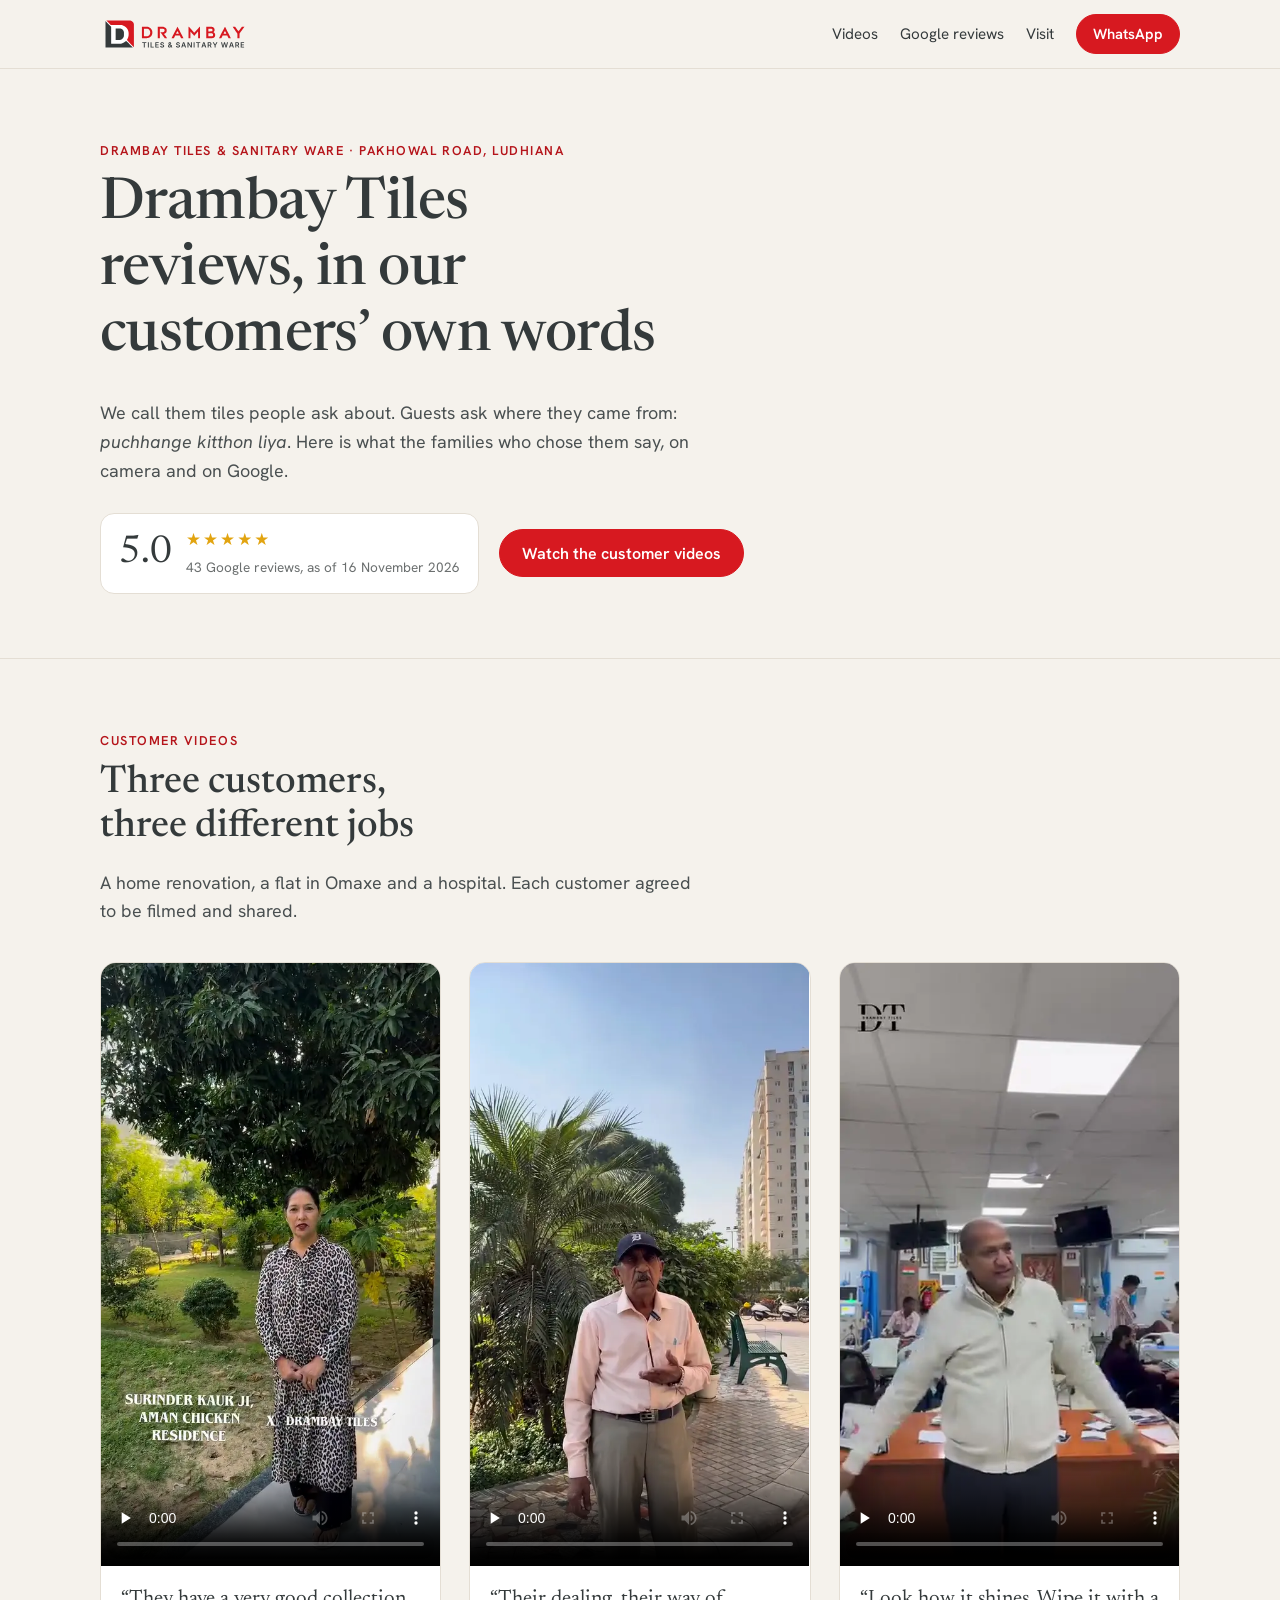
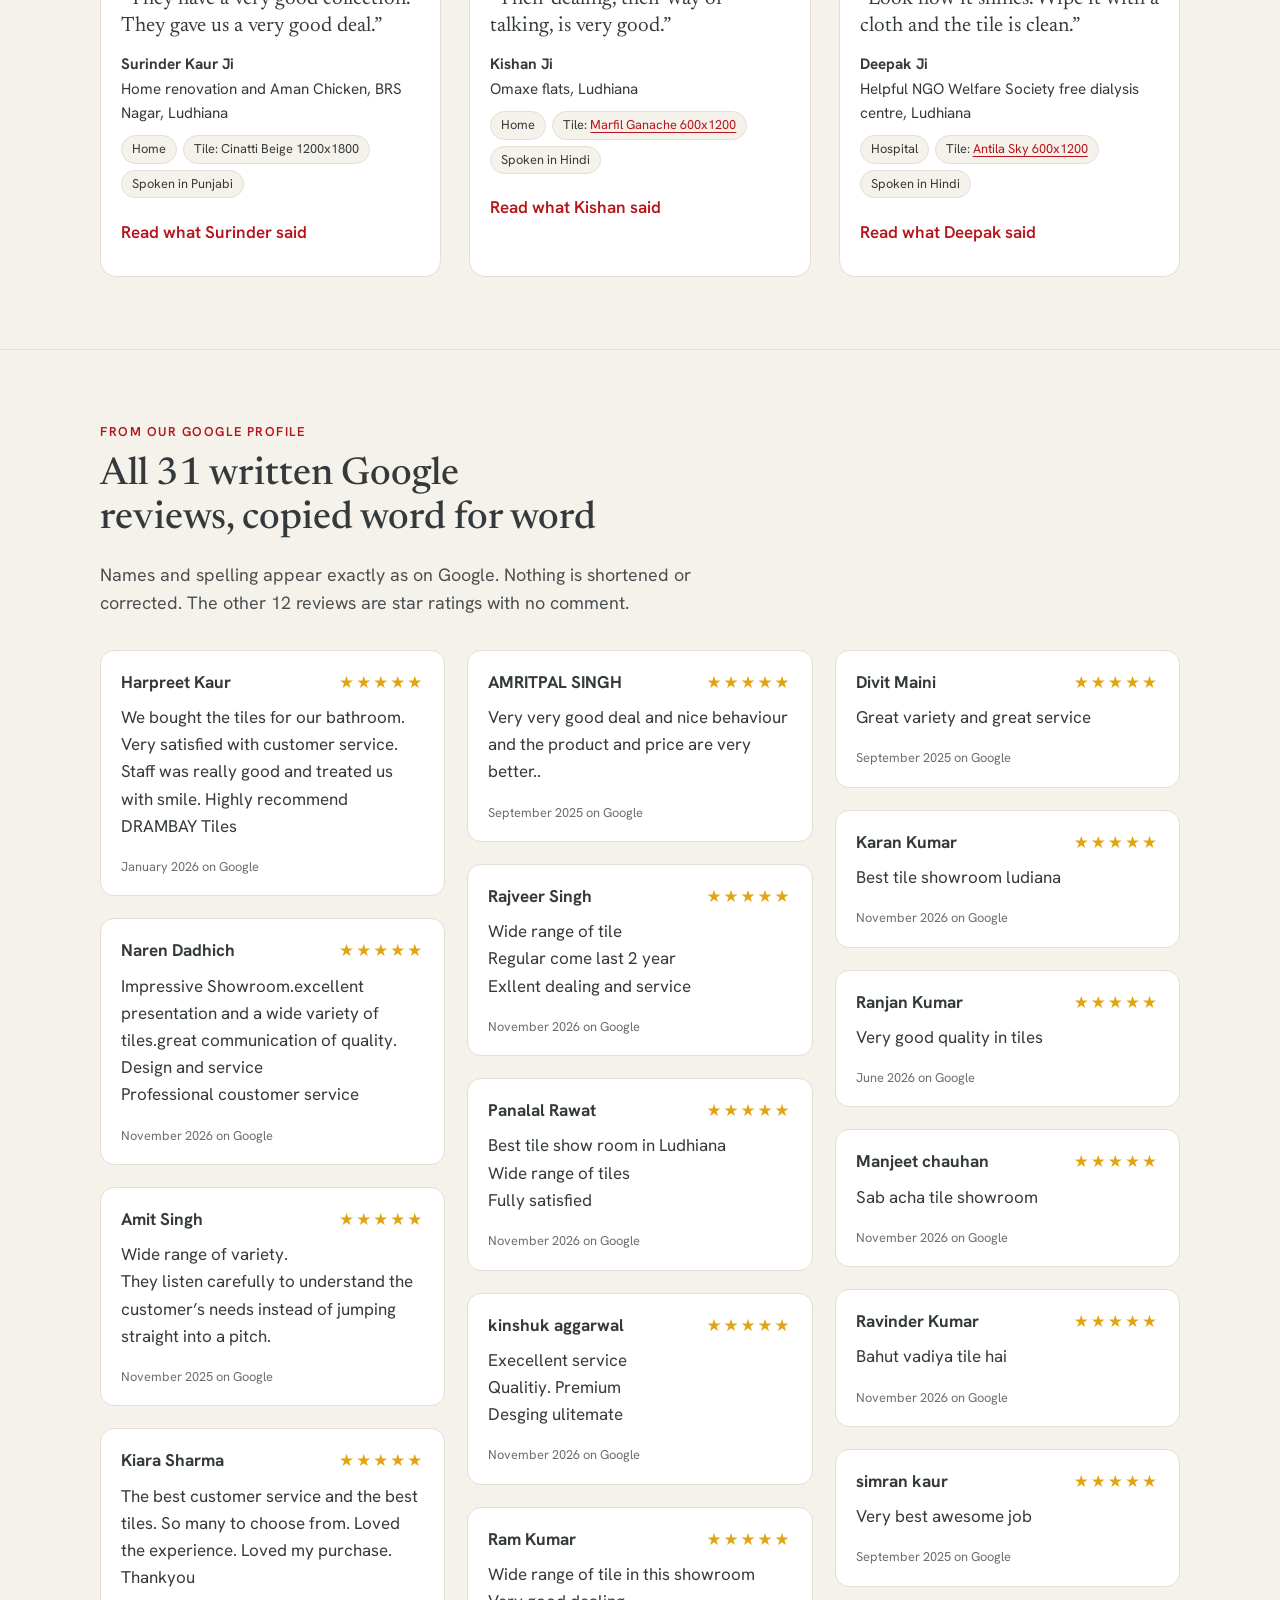
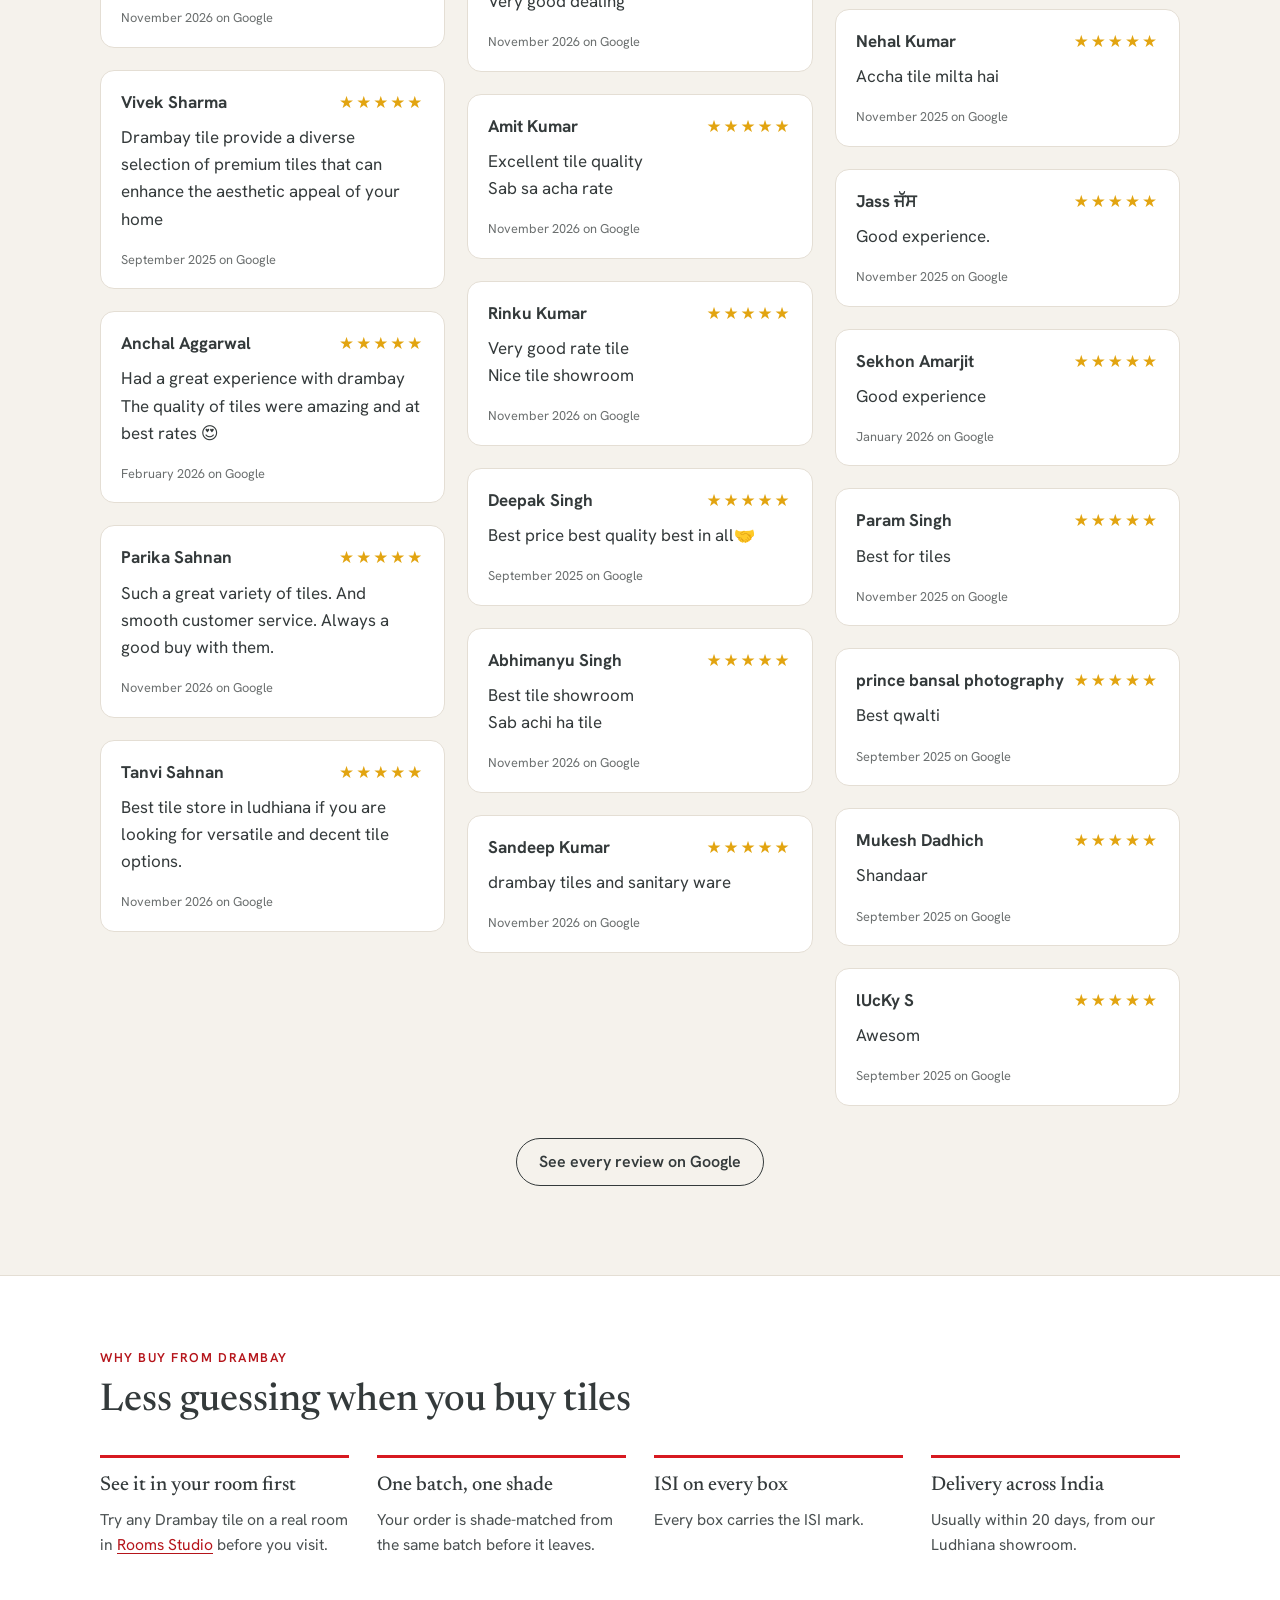
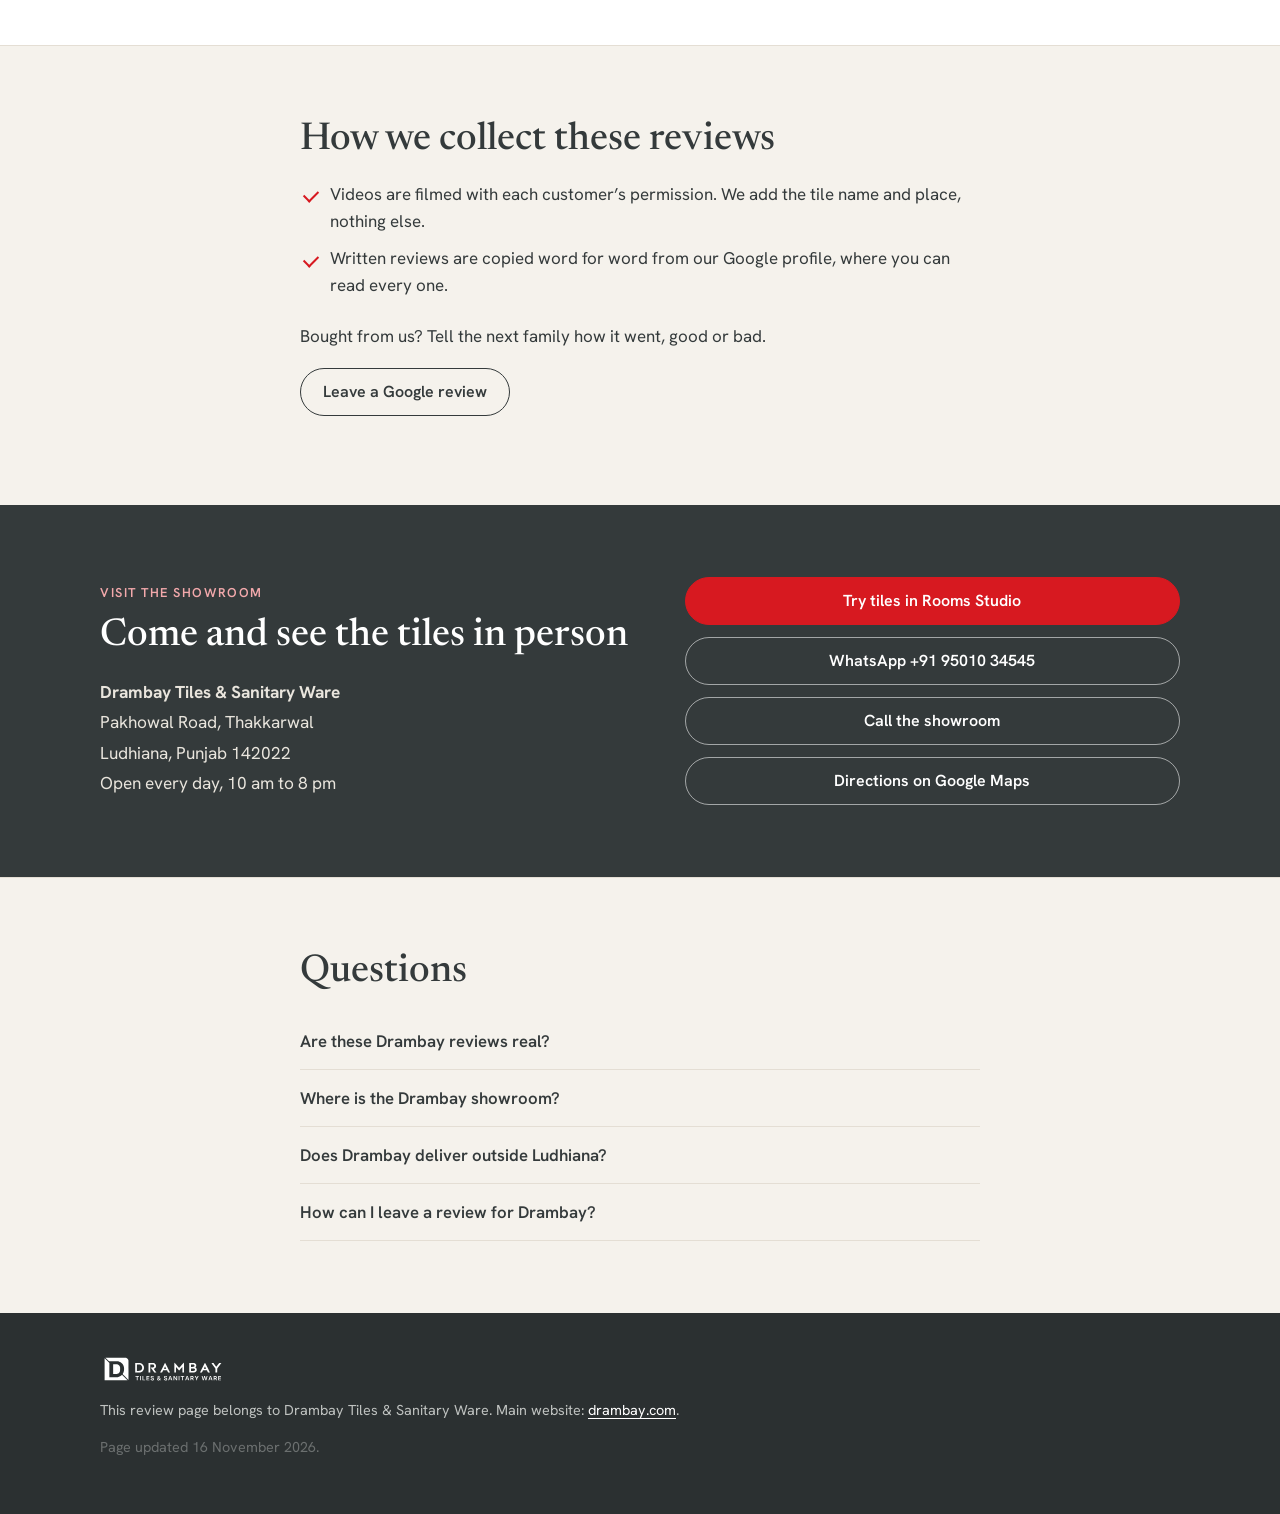
<file: docs/index.html>
<!doctype html>
<html lang="en-IN">
<head>
<meta charset="utf-8">
<meta name="viewport" content="width=device-width, initial-scale=1">
<title>Drambay Tiles Reviews: Real Customers, Ludhiana Showroom</title>
<meta name="description" content="Real reviews of Drambay Tiles &amp; Sanitary Ware, Pakhowal Road, Ludhiana. Customer videos from homes and a hospital, plus 5.0 stars from 43 Google reviews.">
<link rel="canonical" href="https://drambayreviews.in/">
<meta name="robots" content="index, follow, max-image-preview:large">
<meta name="theme-color" content="#F5F2EC">
<meta property="og:type" content="website">
<meta property="og:site_name" content="Drambay Tiles Reviews">
<meta property="og:title" content="Drambay Tiles reviews from Ludhiana customers">
<meta property="og:description" content="Customer videos and Google reviews for Drambay Tiles, Pakhowal Road, Ludhiana.">
<meta property="og:url" content="https://drambayreviews.in/">
<meta property="og:image" content="https://drambayreviews.in/assets/og.jpg">
<meta property="og:image:width" content="1200"><meta property="og:image:height" content="630">
<meta property="og:locale" content="en_IN">
<meta name="twitter:card" content="summary_large_image">
<meta name="geo.region" content="IN-PB"><meta name="geo.placename" content="Ludhiana">
<link rel="icon" href="assets/favicon.svg" type="image/svg+xml">
<link rel="apple-touch-icon" href="assets/drambay-avatar.png">
<link rel="preconnect" href="https://fonts.googleapis.com"><link rel="preconnect" href="https://fonts.gstatic.com" crossorigin>
<link href="https://fonts.googleapis.com/css2?family=Hanken+Grotesk:wght@400;500;600&family=Newsreader:opsz,wght@6..72,400;6..72,500&display=swap" rel="stylesheet">
<link rel="stylesheet" href="style.css">
<script type="application/ld+json">[{"@context": "https://schema.org", "@type": "HomeAndConstructionBusiness", "@id": "https://www.drambay.com/#business", "name": "Drambay Tiles & Sanitary Ware", "url": "https://www.drambay.com/", "logo": "https://drambayreviews.in/assets/drambay-avatar.png", "image": "https://drambayreviews.in/assets/og.jpg", "telephone": "+91-95010-34545", "address": {"@type": "PostalAddress", "streetAddress": "Pakhowal Road, Thakkarwal", "addressLocality": "Ludhiana", "addressRegion": "Punjab", "postalCode": "142022", "addressCountry": "IN"}, "openingHoursSpecification": [{"@type": "OpeningHoursSpecification", "dayOfWeek": ["Monday", "Tuesday", "Wednesday", "Thursday", "Friday", "Saturday", "Sunday"], "opens": "10:00", "closes": "20:00"}], "areaServed": ["Ludhiana", "Punjab", "India"], "hasMap": "https://www.google.com/maps?cid=2491617876329509522", "sameAs": ["https://www.google.com/maps?cid=2491617876329509522", "https://www.drambay.com/"]}, {"@context": "https://schema.org", "@type": "WebPage", "@id": "https://drambayreviews.in/#page", "url": "https://drambayreviews.in/", "name": "Drambay Tiles reviews from Ludhiana customers", "inLanguage": "en-IN", "about": {"@id": "https://www.drambay.com/#business"}, "dateModified": "2026-11-16", "video": [{"@type": "VideoObject", "name": "Surinder Kaur Ji on Drambay Tiles (home, Cinatti Beige 1200x1800)", "description": "Hello, Sat Sri Akal. My name is Surinder Kaur. We were getting our house renovated and went to Drambay Tiles. They have a very good collection. They gave us a very good deal, at very good rates. I'd say visit them once and do buy from there. Everything we needed, they had, and we got it all from there. We used it at our home and at Aman Chicken too.", "thumbnailUrl": "https://drambayreviews.in/assets/review-surinder-kaur.webp", "contentUrl": "https://drambayreviews.in/assets/review-surinder-kaur.mp4", "uploadDate": "2026-10-30T10:00:00+05:30", "duration": "PT28S", "inLanguage": "pa-IN"}, {"@type": "VideoObject", "name": "Kishan Ji on Drambay Tiles (home, Marfil Ganache 600x1200)", "description": "I live in Omaxe. This is my second visit to them, and my deal is done. I got a very good response from them. Their dealing, their way of talking, is very good. I bought from Drambay Tiles. So if you need tiles, do visit them. A lot of variety and…", "thumbnailUrl": "https://drambayreviews.in/assets/review-kishan-ji.webp", "contentUrl": "https://drambayreviews.in/assets/review-kishan-ji.mp4", "uploadDate": "2026-10-30T10:00:00+05:30", "duration": "PT21S", "inLanguage": "hi-IN"}, {"@type": "VideoObject", "name": "Deepak Ji on Drambay Tiles (hospital, Antila Sky 600x1200)", "description": "Helpful NGO Welfare Society, free dialysis centre, my friends. Today we're talking about Drambay Tile, as you can see it here. The dialysis centre has run for 25 months, and Drambay Tile is fitted everywhere. Let me show you the quality. Look how it shines. Wipe it with a cloth and the tile is clean. Just as we fitted Drambay Tile in a dialysis centre, a hospital, I'm sure you'll fit it in your homes and offices too.", "thumbnailUrl": "https://drambayreviews.in/assets/review-deepak-ji.webp", "contentUrl": "https://drambayreviews.in/assets/review-deepak-ji.mp4", "uploadDate": "2026-10-30T10:00:00+05:30", "duration": "PT35S", "inLanguage": "hi-IN"}]}, {"@context": "https://schema.org", "@type": "FAQPage", "mainEntity": [{"@type": "Question", "name": "Are these Drambay reviews real?", "acceptedAnswer": {"@type": "Answer", "text": "Yes. Video reviews are filmed with each customer's permission. Written reviews are copied word for word from Drambay's Google profile, where you can read every one."}}, {"@type": "Question", "name": "Where is the Drambay showroom?", "acceptedAnswer": {"@type": "Answer", "text": "Pakhowal Road, Thakkarwal, Ludhiana, Punjab 142022. Open every day, 10 am to 8 pm. WhatsApp +91 95010 34545."}}, {"@type": "Question", "name": "Does Drambay deliver outside Ludhiana?", "acceptedAnswer": {"@type": "Answer", "text": "Yes, Drambay delivers across India, usually within 20 days. Every box is ISI marked, and the batch is shade-matched before dispatch."}}, {"@type": "Question", "name": "How can I leave a review for Drambay?", "acceptedAnswer": {"@type": "Answer", "text": "Please leave it on Drambay's Google profile. Good or bad, it helps the next family choose."}}]}]</script>
</head>
<body>
<a class="skip" href="#main">Skip to reviews</a>
<header class="top">
  <div class="wrap bar">
    <a href="https://www.drambay.com/" class="logo"><img src="assets/drambay-logo.svg" alt="Drambay Tiles &amp; Sanitary Ware" width="164" height="42"></a>
    <nav aria-label="Main">
      <a href="#videos">Videos</a>
      <a href="#google-reviews">Google reviews</a>
      <a href="#visit">Visit</a>
      <a class="btn sm" href="https://wa.me/919501034545?text=Hi%20Drambay%2C%20I%20saw%20your%20reviews%20and%20want%20to%20ask%20about%20tiles." rel="noopener">WhatsApp</a>
    </nav>
  </div>
</header>

<main id="main">
<section class="hero">
  <div class="wrap">
    <p class="eyebrow">Drambay Tiles &amp; Sanitary Ware &middot; Pakhowal Road, Ludhiana</p>
    <h1>Drambay Tiles reviews, in our customers&rsquo; own words</h1>
    <p class="lede">We call them tiles people ask about. Guests ask where they came from: <em>puchhange kitthon liya</em>. Here is what the families who chose them say, on camera and on Google.</p>
    <div class="score">
      <a href="https://www.google.com/maps?cid=2491617876329509522" rel="noopener" class="scorebox">
        <span class="big">5.0</span>
        <span><span class="stars" aria-label="5 out of 5 stars">★★★★★<span class="off"></span></span><br><small>43 Google reviews, as of 16 November 2026</small></span>
      </a>
      <a class="btn" href="#videos">Watch the customer videos</a>
    </div>
  </div>
</section>

<section class="sec" id="videos" aria-labelledby="v-h">
  <div class="wrap">
    <p class="eyebrow">Customer videos</p>
    <h2 id="v-h">Three customers, three different jobs</h2>
    <p class="lede">A home renovation, a flat in Omaxe and a hospital. Each customer agreed to be filmed and shared.</p>
    <div class="vgrid">
<article class="vcard" id="video-surinder-kaur">
  <div class="vframe">
    <video controls playsinline preload="none" poster="assets/review-surinder-kaur.webp" width="540" height="960"
      aria-label="Video review by Surinder Kaur Ji">
      <source src="assets/review-surinder-kaur.mp4" type="video/mp4">
    </video>
  </div>
  <div class="vbody">
    <blockquote>&ldquo;They have a very good collection. They gave us a very good deal.&rdquo;</blockquote>
    <p class="who"><strong>Surinder Kaur Ji</strong><br>Home renovation and Aman Chicken, BRS Nagar, Ludhiana</p>
    <p class="meta"><span>Home</span><span>Tile: Cinatti Beige 1200x1800</span><span>Spoken in Punjabi</span></p>
    <details>
      <summary>Read what Surinder said</summary>
      <p class="tr-en">Hello, Sat Sri Akal. My name is Surinder Kaur. We were getting our house renovated and went to Drambay Tiles. They have a very good collection. They gave us a very good deal, at very good rates. I&#x27;d say visit them once and do buy from there. Everything we needed, they had, and we got it all from there. We used it at our home and at Aman Chicken too.</p>
      <p class="tr-orig" lang="hi-Latn"><em>Hello, Sat Sri Akal ji. Mera naam Surinder Kaur hai. Assi ghar di renovation karwa rahe si. Assi Drambay Tiles te gaye. Ohna di bohot hi achhi collection hai. Bohot hi vadiya ohna ne deal kita, bohot achhe retta&#x27;n te. Main kehni aa tussi vi ik vaar othe visit karo te zaroor otho lai ke aao. Jo lod da saman hai sab ohna kol hai te saanu sab kuch otho hi milya. Jo assi ghar vi lagwaya te Aman Chicken te vi lagwaya.</em></p>
      <p class="tr-note">Written out and translated by us from the video. The video is the original.</p>
    </details>
  </div>
</article>
<article class="vcard" id="video-kishan-ji">
  <div class="vframe">
    <video controls playsinline preload="none" poster="assets/review-kishan-ji.webp" width="540" height="960"
      aria-label="Video review by Kishan Ji">
      <source src="assets/review-kishan-ji.mp4" type="video/mp4">
    </video>
  </div>
  <div class="vbody">
    <blockquote>&ldquo;Their dealing, their way of talking, is very good.&rdquo;</blockquote>
    <p class="who"><strong>Kishan Ji</strong><br>Omaxe flats, Ludhiana</p>
    <p class="meta"><span>Home</span><span>Tile: <a href="https://www.drambay.com/tiles/drb-6012-026-marfil-ganache.html">Marfil Ganache 600x1200</a></span><span>Spoken in Hindi</span></p>
    <details>
      <summary>Read what Kishan said</summary>
      <p class="tr-en">I live in Omaxe. This is my second visit to them, and my deal is done. I got a very good response from them. Their dealing, their way of talking, is very good. I bought from Drambay Tiles. So if you need tiles, do visit them. A lot of variety and…</p>
      <p class="tr-orig" lang="hi-Latn"><em>Main Omaxe mein rehta hoon. Ab main inke paas aaya hoon, doosri visit hai meri. Aur meri deal done ho gayi, aur bohot achha inka response mujhko mila hai. Inki dealing, inke baat karne ka dhang, bohot badhiya hai. Drambay Tiles se liya hai. Toh aapko agar zaroorat ho inke paas aaiye. Bohot variety aur…</em></p>
      <p class="tr-note">Written out and translated by us from the video. The video is the original.</p>
    </details>
  </div>
</article>
<article class="vcard" id="video-deepak-ji">
  <div class="vframe">
    <video controls playsinline preload="none" poster="assets/review-deepak-ji.webp" width="540" height="960"
      aria-label="Video review by Deepak Ji">
      <source src="assets/review-deepak-ji.mp4" type="video/mp4">
    </video>
  </div>
  <div class="vbody">
    <blockquote>&ldquo;Look how it shines. Wipe it with a cloth and the tile is clean.&rdquo;</blockquote>
    <p class="who"><strong>Deepak Ji</strong><br>Helpful NGO Welfare Society free dialysis centre, Ludhiana</p>
    <p class="meta"><span>Hospital</span><span>Tile: <a href="https://www.drambay.com/tiles/drb-6012-003-antila-sky.html">Antila Sky 600x1200</a></span><span>Spoken in Hindi</span></p>
    <details>
      <summary>Read what Deepak said</summary>
      <p class="tr-en">Helpful NGO Welfare Society, free dialysis centre, my friends. Today we&#x27;re talking about Drambay Tile, as you can see it here. The dialysis centre has run for 25 months, and Drambay Tile is fitted everywhere. Let me show you the quality. Look how it shines. Wipe it with a cloth and the tile is clean. Just as we fitted Drambay Tile in a dialysis centre, a hospital, I&#x27;m sure you&#x27;ll fit it in your homes and offices too.</p>
      <p class="tr-orig" lang="hi-Latn"><em>Helpful NGO Welfare Society, Nar Sewa Narayan Sewa, free dialysis center mere dosto. Aaj hum Drambay Tile ke baare mein bata rahe hain, jaise lagi hui hai dekho. 25 mahine dialysis center ko ho gaye. Humare har jagah Drambay Tile lagi hui hai. Ab main aapko inki quality dikha raha hoon. Dekho kitni chamak hai yeh. Kapda maaro, tile saaf. Aur mujhe poori umeed hai jaise humne dialysis center mein, ek aspatal mein Drambay Tile lagayi, aap apne gharon mein, officon mein, har jagah yeh tile lagayenge.</em></p>
      <p class="tr-note">Written out and translated by us from the video. The video is the original.</p>
    </details>
  </div>
</article></div>
  </div>
</section>

<section class="sec" id="google-reviews" aria-labelledby="g-h">
  <div class="wrap">
    <p class="eyebrow">From our Google profile</p>
    <h2 id="g-h">All 31 written Google reviews, copied word for word</h2>
    <p class="lede">Names and spelling appear exactly as on Google. Nothing is shortened or corrected. The other 12 reviews are star ratings with no comment.</p>
    <div class="ggrid">
<article class="gcard">
  <header><strong>Harpreet Kaur</strong> <span class="stars" aria-label="5 out of 5 stars">★★★★★<span class="off"></span></span></header>
  <p class="gtext">We bought the tiles for our bathroom. Very satisfied with customer service. Staff was really good and treated us with smile. Highly recommend DRAMBAY Tiles</p>
  <p class="gdate">January 2026 on Google</p>
</article>
<article class="gcard">
  <header><strong>Naren Dadhich</strong> <span class="stars" aria-label="5 out of 5 stars">★★★★★<span class="off"></span></span></header>
  <p class="gtext">Impressive Showroom.excellent presentation and a wide variety of tiles.great communication of quality.<br>Design and service<br>Professional coustomer service</p>
  <p class="gdate">November 2026 on Google</p>
</article>
<article class="gcard">
  <header><strong>Amit Singh</strong> <span class="stars" aria-label="5 out of 5 stars">★★★★★<span class="off"></span></span></header>
  <p class="gtext">Wide range of variety.<br>They listen carefully to understand the customer’s needs instead of jumping straight into a pitch.</p>
  <p class="gdate">November 2025 on Google</p>
</article>
<article class="gcard">
  <header><strong>Kiara Sharma</strong> <span class="stars" aria-label="5 out of 5 stars">★★★★★<span class="off"></span></span></header>
  <p class="gtext">The best customer service and the best tiles. So many to choose from. Loved the experience. Loved my purchase. Thankyou</p>
  <p class="gdate">November 2026 on Google</p>
</article>
<article class="gcard">
  <header><strong>Vivek Sharma</strong> <span class="stars" aria-label="5 out of 5 stars">★★★★★<span class="off"></span></span></header>
  <p class="gtext">Drambay tile provide a diverse selection of premium tiles that can enhance the aesthetic appeal of your home</p>
  <p class="gdate">September 2025 on Google</p>
</article>
<article class="gcard">
  <header><strong>Anchal Aggarwal</strong> <span class="stars" aria-label="5 out of 5 stars">★★★★★<span class="off"></span></span></header>
  <p class="gtext">Had a great experience with drambay<br>The quality of tiles were amazing and at best rates 😍</p>
  <p class="gdate">February 2026 on Google</p>
</article>
<article class="gcard">
  <header><strong>Parika Sahnan</strong> <span class="stars" aria-label="5 out of 5 stars">★★★★★<span class="off"></span></span></header>
  <p class="gtext">Such a great variety of tiles. And smooth customer service. Always a good buy with them.</p>
  <p class="gdate">November 2026 on Google</p>
</article>
<article class="gcard">
  <header><strong>Tanvi Sahnan</strong> <span class="stars" aria-label="5 out of 5 stars">★★★★★<span class="off"></span></span></header>
  <p class="gtext">Best tile store in ludhiana if you are looking for versatile and decent tile options.</p>
  <p class="gdate">November 2026 on Google</p>
</article>
<article class="gcard">
  <header><strong>AMRITPAL SINGH</strong> <span class="stars" aria-label="5 out of 5 stars">★★★★★<span class="off"></span></span></header>
  <p class="gtext">Very very good deal and nice behaviour and the product and price are very better..</p>
  <p class="gdate">September 2025 on Google</p>
</article>
<article class="gcard">
  <header><strong>Rajveer Singh</strong> <span class="stars" aria-label="5 out of 5 stars">★★★★★<span class="off"></span></span></header>
  <p class="gtext">Wide range of tile<br>Regular come last 2 year<br>Exllent dealing and service</p>
  <p class="gdate">November 2026 on Google</p>
</article>
<article class="gcard">
  <header><strong>Panalal Rawat</strong> <span class="stars" aria-label="5 out of 5 stars">★★★★★<span class="off"></span></span></header>
  <p class="gtext">Best tile show room in Ludhiana<br>Wide range of tiles<br>Fully satisfied</p>
  <p class="gdate">November 2026 on Google</p>
</article>
<article class="gcard">
  <header><strong>kinshuk aggarwal</strong> <span class="stars" aria-label="5 out of 5 stars">★★★★★<span class="off"></span></span></header>
  <p class="gtext">Execellent service<br>Qualitiy. Premium<br>Desging ulitemate</p>
  <p class="gdate">November 2026 on Google</p>
</article>
<article class="gcard">
  <header><strong>Ram Kumar</strong> <span class="stars" aria-label="5 out of 5 stars">★★★★★<span class="off"></span></span></header>
  <p class="gtext">Wide range of tile in this showroom<br>Very good dealing</p>
  <p class="gdate">November 2026 on Google</p>
</article>
<article class="gcard">
  <header><strong>Amit Kumar</strong> <span class="stars" aria-label="5 out of 5 stars">★★★★★<span class="off"></span></span></header>
  <p class="gtext">Excellent tile quality<br>Sab sa acha rate</p>
  <p class="gdate">November 2026 on Google</p>
</article>
<article class="gcard">
  <header><strong>Rinku Kumar</strong> <span class="stars" aria-label="5 out of 5 stars">★★★★★<span class="off"></span></span></header>
  <p class="gtext">Very good rate tile<br>Nice tile showroom</p>
  <p class="gdate">November 2026 on Google</p>
</article>
<article class="gcard">
  <header><strong>Deepak Singh</strong> <span class="stars" aria-label="5 out of 5 stars">★★★★★<span class="off"></span></span></header>
  <p class="gtext">Best price best quality best in all🤝</p>
  <p class="gdate">September 2025 on Google</p>
</article>
<article class="gcard">
  <header><strong>Abhimanyu Singh</strong> <span class="stars" aria-label="5 out of 5 stars">★★★★★<span class="off"></span></span></header>
  <p class="gtext">Best tile showroom<br>Sab achi ha tile</p>
  <p class="gdate">November 2026 on Google</p>
</article>
<article class="gcard">
  <header><strong>Sandeep Kumar</strong> <span class="stars" aria-label="5 out of 5 stars">★★★★★<span class="off"></span></span></header>
  <p class="gtext">drambay tiles and sanitary ware</p>
  <p class="gdate">November 2026 on Google</p>
</article>
<article class="gcard">
  <header><strong>Divit Maini</strong> <span class="stars" aria-label="5 out of 5 stars">★★★★★<span class="off"></span></span></header>
  <p class="gtext">Great variety and great service</p>
  <p class="gdate">September 2025 on Google</p>
</article>
<article class="gcard">
  <header><strong>Karan Kumar</strong> <span class="stars" aria-label="5 out of 5 stars">★★★★★<span class="off"></span></span></header>
  <p class="gtext">Best tile showroom ludiana</p>
  <p class="gdate">November 2026 on Google</p>
</article>
<article class="gcard">
  <header><strong>Ranjan Kumar</strong> <span class="stars" aria-label="5 out of 5 stars">★★★★★<span class="off"></span></span></header>
  <p class="gtext">Very good quality in tiles</p>
  <p class="gdate">June 2026 on Google</p>
</article>
<article class="gcard">
  <header><strong>Manjeet chauhan</strong> <span class="stars" aria-label="5 out of 5 stars">★★★★★<span class="off"></span></span></header>
  <p class="gtext">Sab acha tile showroom</p>
  <p class="gdate">November 2026 on Google</p>
</article>
<article class="gcard">
  <header><strong>Ravinder Kumar</strong> <span class="stars" aria-label="5 out of 5 stars">★★★★★<span class="off"></span></span></header>
  <p class="gtext">Bahut vadiya tile hai</p>
  <p class="gdate">November 2026 on Google</p>
</article>
<article class="gcard">
  <header><strong>simran kaur</strong> <span class="stars" aria-label="5 out of 5 stars">★★★★★<span class="off"></span></span></header>
  <p class="gtext">Very best awesome job</p>
  <p class="gdate">September 2025 on Google</p>
</article>
<article class="gcard">
  <header><strong>Nehal Kumar</strong> <span class="stars" aria-label="5 out of 5 stars">★★★★★<span class="off"></span></span></header>
  <p class="gtext">Accha tile milta hai</p>
  <p class="gdate">November 2025 on Google</p>
</article>
<article class="gcard">
  <header><strong>Jass ਜੱਸ</strong> <span class="stars" aria-label="5 out of 5 stars">★★★★★<span class="off"></span></span></header>
  <p class="gtext">Good experience.</p>
  <p class="gdate">November 2025 on Google</p>
</article>
<article class="gcard">
  <header><strong>Sekhon Amarjit</strong> <span class="stars" aria-label="5 out of 5 stars">★★★★★<span class="off"></span></span></header>
  <p class="gtext">Good experience</p>
  <p class="gdate">January 2026 on Google</p>
</article>
<article class="gcard">
  <header><strong>Param Singh</strong> <span class="stars" aria-label="5 out of 5 stars">★★★★★<span class="off"></span></span></header>
  <p class="gtext">Best for tiles</p>
  <p class="gdate">November 2025 on Google</p>
</article>
<article class="gcard">
  <header><strong>prince bansal photography</strong> <span class="stars" aria-label="5 out of 5 stars">★★★★★<span class="off"></span></span></header>
  <p class="gtext">Best qwalti</p>
  <p class="gdate">September 2025 on Google</p>
</article>
<article class="gcard">
  <header><strong>Mukesh Dadhich</strong> <span class="stars" aria-label="5 out of 5 stars">★★★★★<span class="off"></span></span></header>
  <p class="gtext">Shandaar</p>
  <p class="gdate">September 2025 on Google</p>
</article>
<article class="gcard">
  <header><strong>lUcKy S</strong> <span class="stars" aria-label="5 out of 5 stars">★★★★★<span class="off"></span></span></header>
  <p class="gtext">Awesom</p>
  <p class="gdate">September 2025 on Google</p>
</article></div>
    <p class="center"><a class="btn ghost" href="https://www.google.com/maps?cid=2491617876329509522" rel="noopener">See every review on Google</a></p>
  </div>
</section>
<section class="sec alt" id="why" aria-labelledby="w-h">
  <div class="wrap">
    <p class="eyebrow">Why buy from Drambay</p>
    <h2 id="w-h">Less guessing when you buy tiles</h2>
    <div class="pgrid">
      <div><h3>See it in your room first</h3><p>Try any Drambay tile on a real room in <a href="https://www.drambay.com/rooms-studio.html">Rooms Studio</a> before you visit.</p></div>
      <div><h3>One batch, one shade</h3><p>Your order is shade-matched from the same batch before it leaves.</p></div>
      <div><h3>ISI on every box</h3><p>Every box carries the ISI mark.</p></div>
      <div><h3>Delivery across India</h3><p>Usually within 20 days, from our Ludhiana showroom.</p></div>
    </div>
  </div>
</section>

<section class="sec" id="honest" aria-labelledby="h-h">
  <div class="wrap narrow">
    <h2 id="h-h">How we collect these reviews</h2>
    <ul class="ticks">
      <li>Videos are filmed with each customer&rsquo;s permission. We add the tile name and place, nothing else.</li>
      <li>Written reviews are copied word for word from our Google profile, where you can read every one.</li>
    </ul>
    <p>Bought from us? Tell the next family how it went, good or bad.</p>
    <p><a class="btn ghost" href="https://search.google.com/local/writereview?placeid=ChIJjdX6s3qBGjkRkjKi4kEBlCI" rel="noopener">Leave a Google review</a></p>
  </div>
</section>

<section class="sec dark" id="visit" aria-labelledby="vi-h">
  <div class="wrap vgrid2">
    <div>
      <p class="eyebrow">Visit the showroom</p>
      <h2 id="vi-h">Come and see the tiles in person</h2>
      <address>
        <strong>Drambay Tiles &amp; Sanitary Ware</strong><br>
        Pakhowal Road, Thakkarwal<br>Ludhiana, Punjab 142022<br>
        Open every day, 10 am to 8 pm
      </address>
    </div>
    <div class="ctas">
      <a class="btn" href="https://www.drambay.com/rooms-studio.html">Try tiles in Rooms Studio</a>
      <a class="btn light" href="https://wa.me/919501034545?text=Hi%20Drambay%2C%20I%20saw%20your%20reviews%20and%20want%20to%20ask%20about%20tiles." rel="noopener">WhatsApp +91 95010 34545</a>
      <a class="btn light" href="tel:+919501034545">Call the showroom</a>
      <a class="btn light" href="https://www.google.com/maps?cid=2491617876329509522" rel="noopener">Directions on Google Maps</a>
    </div>
  </div>
</section>

<section class="sec" id="faq" aria-labelledby="f-h">
  <div class="wrap narrow">
    <h2 id="f-h">Questions</h2>
    <details class="faq"><summary>Are these Drambay reviews real?</summary><p>Yes. Video reviews are filmed with each customer&#x27;s permission. Written reviews are copied word for word from Drambay&#x27;s Google profile, where you can read every one.</p></details><details class="faq"><summary>Where is the Drambay showroom?</summary><p>Pakhowal Road, Thakkarwal, Ludhiana, Punjab 142022. Open every day, 10 am to 8 pm. WhatsApp +91 95010 34545.</p></details><details class="faq"><summary>Does Drambay deliver outside Ludhiana?</summary><p>Yes, Drambay delivers across India, usually within 20 days. Every box is ISI marked, and the batch is shade-matched before dispatch.</p></details><details class="faq"><summary>How can I leave a review for Drambay?</summary><p>Please leave it on Drambay&#x27;s Google profile. Good or bad, it helps the next family choose.</p></details>
  </div>
</section>
</main>

<footer class="foot">
  <div class="wrap">
    <img src="assets/drambay-logo-white.svg" alt="Drambay" width="140" height="36" loading="lazy">
    <p>This review page belongs to Drambay Tiles &amp; Sanitary Ware. Main website: <a href="https://www.drambay.com/">drambay.com</a>.</p>
    <p class="muted">Page updated 16 November 2026.</p>
  </div>
</footer>
</body>
</html>
</file>
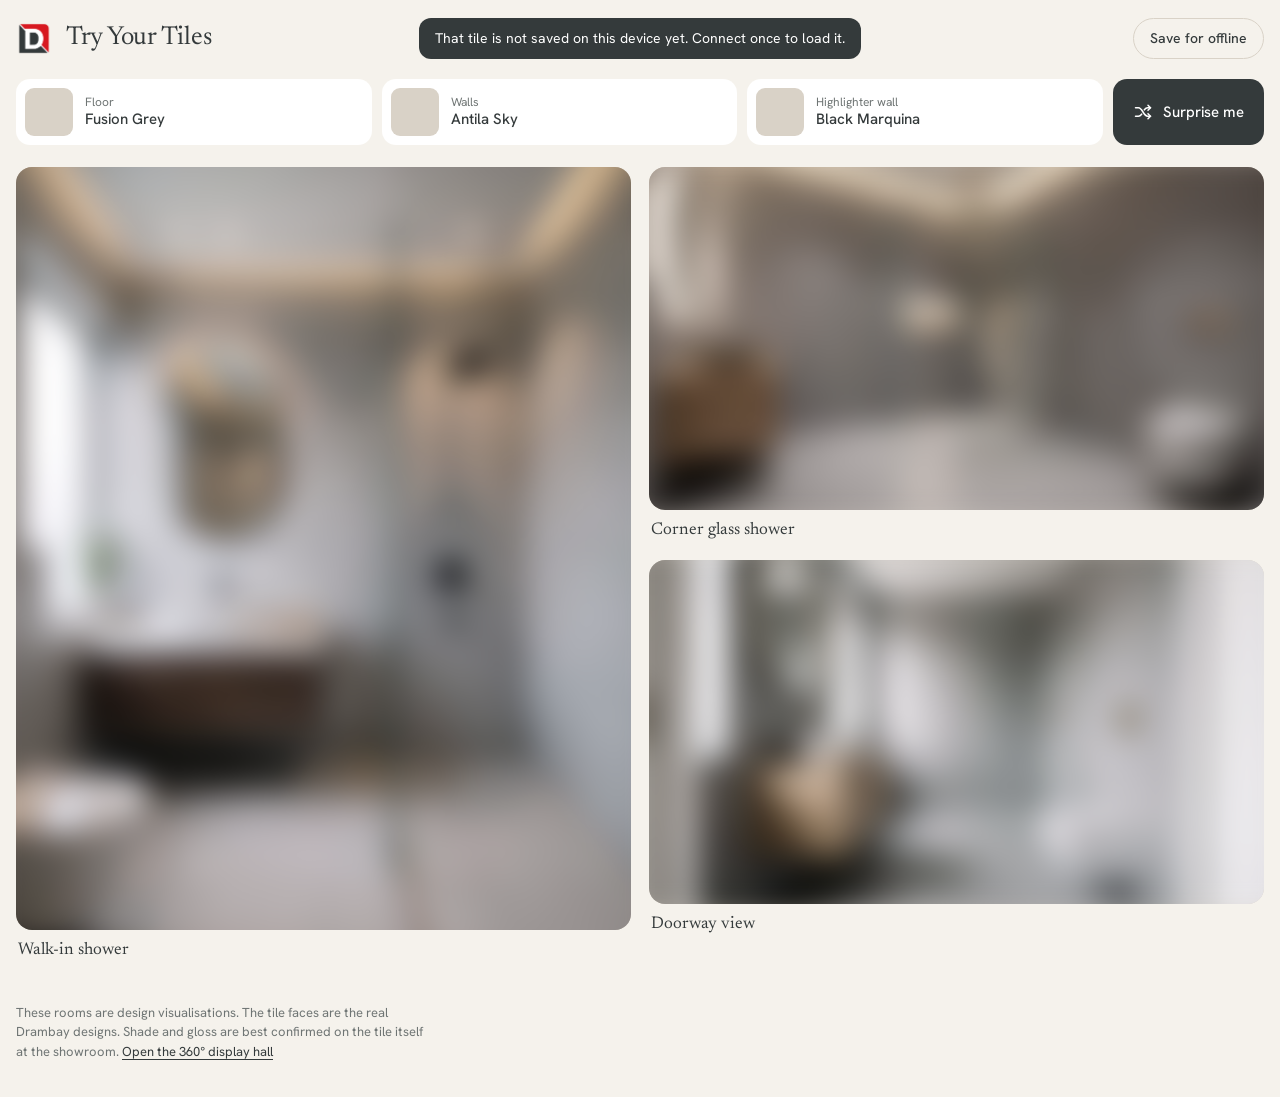
<file: docs/looks/index.html>
<!doctype html>
<html lang="en">
<head>
<meta charset="utf-8">
<meta name="viewport" content="width=device-width, initial-scale=1, viewport-fit=cover">
<script>/* if the tool stops while starting (an old saved script beside a new page), load it again once */
addEventListener('error', function (e) { try { if (!(e instanceof ErrorEvent) || window.__looksOK || sessionStorage.getItem('drb-retry')) return; sessionStorage.setItem('drb-retry', '1'); setTimeout(function () { location.reload(); }, 400); } catch (x) {} }, true);
</script>
<script>/* opened straight into the display hall or a room: cover the page with the loading screen until the hall is drawn, so the choose page never flashes */
(function () { try { if (!/[?&](walk|pick|tile|dealer|open)=/.test(location.search)) return; var r = document.documentElement; r.classList.add('boot');
  setTimeout(function () { r.classList.remove('boot'); }, 10000);      /* never stuck: an older saved script does not know the loading screen, so it goes by itself after 10 s */
} catch (x) {} })();
</script>
<title>Try Your Tiles | Drambay Rooms Studio</title>
<meta name="description" content="Choose your tiles and see them laid across a whole room.">
<meta name="robots" content="noindex">
<meta name="theme-color" content="#F5F2EC">
<link rel="manifest" href="manifest.webmanifest">
<link rel="icon" href="icons/icon-192.png">
<link rel="apple-touch-icon" href="icons/icon-180.png">
<meta name="apple-mobile-web-app-capable" content="yes">
<meta name="apple-mobile-web-app-title" content="Try Tiles">
<link rel="preconnect" href="https://fonts.googleapis.com">
<link rel="preconnect" href="https://fonts.gstatic.com" crossorigin>
<link href="https://fonts.googleapis.com/css2?family=Newsreader:opsz,wght@6..72,400;6..72,500&family=Hanken+Grotesk:wght@400;500;600&display=swap" rel="stylesheet">
<style>
:root { --red:#D71920; --ink:#343A3B; --bg:#F5F2EC; --stone:#D9D2C7; --white:#fff; --muted:#6F7574; --night:#16191A;
  --display:'Newsreader', Georgia, 'Times New Roman', serif; --text:'Hanken Grotesk', system-ui, -apple-system, 'Segoe UI', sans-serif; }
* { box-sizing: border-box; -webkit-tap-highlight-color: transparent; }
html, body { margin: 0; background: var(--bg); color: var(--ink); font: 16px/1.5 var(--text); }
body { padding: env(safe-area-inset-top) env(safe-area-inset-right) env(safe-area-inset-bottom) env(safe-area-inset-left); }
button, input { font: inherit; color: inherit; }
button { cursor: pointer; }
svg { display: block; }
.wrap { max-width: 1280px; margin: 0 auto; padding: 0 16px; }
header.top { display: flex; align-items: center; gap: 14px; padding: 18px 0 6px; }
header.top img { width: 36px; height: auto; display: block; }
header.top h1 { font: 400 26px/1.1 var(--display); margin: 0; letter-spacing: -.01em; flex: 1; }
.quiet { border: 1px solid var(--stone); background: transparent; border-radius: 999px; padding: 9px 16px; font-size: 14px; font-weight: 500; white-space: nowrap; }
.quiet[hidden] { display: none; }
.quiet.done { border-color: transparent; color: var(--muted); padding-right: 0; }
.pickrow { position: sticky; top: 0; z-index: 5; background: var(--bg); padding: 14px 0; display: grid; grid-template-columns: minmax(0, 1fr) auto; gap: 10px; }
.picks { display: grid; grid-template-columns: repeat(3, minmax(0, 1fr)); gap: 10px; }
.slot { display: flex; align-items: center; gap: 12px; text-align: left; background: var(--white); border: 1px solid transparent; border-radius: 14px; padding: 8px 12px 8px 8px; min-width: 0; min-height: 64px; }
.slot:focus-visible, .quiet:focus-visible, .act:focus-visible, .dice:focus-visible, .round:focus-visible { outline: 2px solid var(--ink); outline-offset: 2px; }
.slot .sw { width: 48px; height: 48px; border-radius: 9px; background: var(--stone) center/cover; flex: none; }
.slot span { min-width: 0; display: block; }
.slot small { display: block; font-size: 12px; color: var(--muted); line-height: 1.2; }
.slot b { display: block; font-weight: 500; font-size: 15px; line-height: 1.25; white-space: nowrap; overflow: hidden; text-overflow: ellipsis; }
.slot.pairc .sw { background-size: 50% 100%, 50% 100%; background-position: left center, right center; background-repeat: no-repeat; }
.dice { border: 0; border-radius: 14px; background: var(--ink); color: #fff; padding: 0 20px; font-weight: 500; font-size: 15px; display: flex; align-items: center; gap: 10px; white-space: nowrap; min-height: 48px; }
.dice svg { transition: transform .5s cubic-bezier(.2,.7,.2,1); }
.dice.spin svg { transform: rotate(180deg); }
.grid { display: flex; gap: 18px; align-items: flex-start; padding: 8px 0 40px; }
.col { flex: 1 1 0; min-width: 0; display: grid; gap: 18px; }
.card { display: block; width: 100%; padding: 0; margin: 0; border: 0; background: transparent; text-align: left; }
.card .ph { display: block; position: relative; border-radius: 16px; overflow: hidden; background: var(--stone); }
.card canvas, .card img { display: block; width: 100%; height: auto; }
.card img { position: absolute; inset: 0; height: 100%; object-fit: cover; filter: blur(14px) saturate(.6); transform: scale(1.1); transition: opacity .5s; }
.card.ready img { opacity: 0; }
.card .nm { display: block; font: 400 17px/1.3 var(--display); padding: 10px 2px 0; }
.note { color: var(--muted); font-size: 13px; padding: 0 0 36px; max-width: 60ch; margin: 0; }
/* full-screen view */
.viewer { position: fixed; inset: 0; z-index: 20; background: var(--night); display: none; overflow: hidden; touch-action: none; -webkit-user-select: none; user-select: none; }
.viewer.on { display: block; }
.vbg { position: absolute; inset: -60px; background: center/cover no-repeat; filter: blur(34px) brightness(.42) saturate(.8); }
.stage { position: absolute; inset: 0; overflow: hidden; cursor: grab; touch-action: none; }
.stage:active { cursor: grabbing; }
.frame { position: absolute; left: 50%; top: 50%; transform: translate(-50%, -50%); will-change: transform, opacity; }
.frame.anim { transition: transform .22s cubic-bezier(.2,.7,.2,1), opacity .22s; }
.frame canvas { display: block; }
.chrome { transition: opacity .25s; }
.viewer.bare .chrome { opacity: 0; pointer-events: none; }
.vtop { position: absolute; top: 0; left: 0; right: 0; display: flex; align-items: center; gap: 10px; pointer-events: none;
  padding: calc(14px + env(safe-area-inset-top)) calc(16px + env(safe-area-inset-right)) 0 calc(16px + env(safe-area-inset-left)); }
.vtop > * { pointer-events: auto; }
.glass { background: rgba(22,25,26,.52); -webkit-backdrop-filter: blur(12px); backdrop-filter: blur(12px); color: #fff; border: 0; }
.where { margin-right: auto; border-radius: 999px; padding: 10px 18px; font: 400 17px/1.2 var(--display); display: flex; align-items: baseline; gap: 12px; }
.where i { font: 500 13px/1 var(--text); font-style: normal; opacity: .72; white-space: nowrap; }
.vbtn { height: 44px; min-width: 44px; border-radius: 999px; font-size: 14px; font-weight: 500; padding: 0 16px; display: grid; place-items: center; }
.vbtn[hidden] { display: none; }
.vbtn.x { padding: 0; }
.vbtn[aria-pressed="true"] { background: #fff; color: var(--ink); }
.nav { position: absolute; top: 50%; margin-top: -28px; width: 56px; height: 56px; border-radius: 50%; display: grid; place-items: center; }
.nav.prev { left: calc(16px + env(safe-area-inset-left)); } .nav.next { right: calc(16px + env(safe-area-inset-right)); }
.bar { position: absolute; left: 50%; transform: translateX(-50%); bottom: calc(14px + env(safe-area-inset-bottom)); width: min(1040px, calc(100% - 28px));
  background: rgba(245,242,236,.94); -webkit-backdrop-filter: blur(16px); backdrop-filter: blur(16px); border-radius: 20px; padding: 8px 14px 8px 8px;
  display: grid; grid-template-columns: minmax(0, 1fr) auto auto; align-items: center; column-gap: 26px; }
.bar .slot { min-height: 52px; padding: 6px 10px 6px 6px; gap: 10px; }
.bar .slot .sw { width: 40px; height: 40px; }
.round { width: 48px; height: 48px; border-radius: 50%; border: 1px solid var(--stone); background: var(--white); display: grid; place-items: center; padding: 0; }
.acts { display: flex; gap: 10px; align-items: center; }
.act { border: 0; border-radius: 999px; padding: 12px 20px; font-weight: 600; font-size: 15px; background: var(--ink); color: #fff; white-space: nowrap; min-height: 48px; }
.act.sm { min-height: 40px; padding: 8px 14px; font-size: 14px; font-weight: 500; background: transparent; color: var(--ink); border: 1px solid var(--stone); display: flex; align-items: center; gap: 7px; }
/* 360 display hall */
.hall { position: fixed; inset: 0; z-index: 15; background: #B3ABA0; display: none; overflow: hidden; touch-action: none; -webkit-user-select: none; user-select: none; }
.hall.on { display: block; }
.hall canvas { position: absolute; inset: 0; width: 100%; height: 100%; display: block; cursor: grab; }
.hall .nav { top: var(--ringy, 90%); margin-top: -24px; width: 48px; height: 48px; }
.hall .nav.prev { left: calc(50% - 150px); } .hall .nav.next { right: calc(50% - 150px); }
.hall .nav, .hall .vtop { transition: opacity .25s; }
.hall.going .nav, .hall.going .vtop { opacity: 0; pointer-events: none; }
.hsh { display: flex; gap: 8px; align-items: center; } .hsh svg { transition: transform .5s cubic-bezier(.2,.7,.2,1); } .hsh.spin svg { transform: rotate(180deg); }
.hall button.where { align-items: center; gap: 9px; cursor: pointer; }
.hall button.where svg { opacity: .8; transition: transform .2s; } .hall button.where[aria-expanded="true"] svg { transform: rotate(180deg); }
.hall button.where i { margin-left: 3px; }
.hmenu { position: absolute; z-index: 2; left: calc(16px + env(safe-area-inset-left)); top: calc(68px + env(safe-area-inset-top)); border-radius: 20px; padding: 6px; display: grid; min-width: 232px; }
.hmenu[hidden], .hall.going .hmenu { display: none; }
.hmenu button { border: 0; background: none; color: #fff; text-align: left; font: 400 17px/1.2 var(--display); padding: 12px 14px; border-radius: 14px; min-height: 46px; }
.hmenu button[aria-current="true"] { background: rgba(255,255,255,.17); }
.nav[hidden] { display: none; }
.viewer.fo #swap { display: none; }
@media (max-width: 520px){ .hsh span { display: none; } .hsh { padding: 0 13px; } }
.sr { position: absolute; width: 1px; height: 1px; overflow: hidden; clip-path: inset(50%); white-space: nowrap; }
.viewer.fadein { animation: vin .36s ease both; }
@keyframes vin { from { opacity: 0; } to { opacity: 1; } }
.note button { border: 0; background: none; padding: 0; color: var(--ink); text-decoration: underline; text-underline-offset: 3px; font-size: inherit; }
/* picker */
.vlogo { display: none; }
.viewer.one .vlogo { display: flex; align-items: center; height: 44px; padding: 0 18px; border-radius: 999px; background: rgba(22,25,26,.78); -webkit-backdrop-filter: blur(12px); backdrop-filter: blur(12px); }
.vlogo img { height: 26px; width: auto; display: block; }
.viewer.one #vshuffle, .viewer.one #swap { display: none; }
.viewer.one .picks .slot { grid-column: span 2; }
.hall.home:not(.exit) #hclose, .hall.one #hshuffle, .hall.one #hspace svg { display: none; } .hall.one #hspace { cursor: default; margin-right: auto; }
@media (max-width: 520px){ .viewer.one .vtop { flex-wrap: wrap; } .viewer.one .vlogo { margin-right: auto; } .viewer.one .where { order: 5; margin-right: 0; } }
.zb { display: flex; gap: 8px; align-items: center; }
.vsh svg { transition: transform .5s cubic-bezier(.2,.7,.2,1); } .vsh.spin svg { transform: rotate(180deg); }
.zoom { position: fixed; inset: 0; z-index: 25; display: none; background: rgba(16,18,19,.66); -webkit-backdrop-filter: blur(16px); backdrop-filter: blur(16px); overflow: hidden; touch-action: none; -webkit-user-select: none; user-select: none; }
.zoom.on { display: block; animation: zin .22s ease-out; }
@keyframes zin { from { opacity: 0; } to { opacity: 1; } }
.zstage { position: absolute; inset: 0; perspective: 1400px; cursor: zoom-in; }
.zoom.zin .zstage { cursor: grab; }
.ztile { position: absolute; left: 50%; top: 50%; }
.zfloat { position: absolute; inset: 0; animation: zfloat 7s ease-in-out infinite; box-shadow: 0 46px 80px -18px rgba(0,0,0,.62), 0 14px 26px -10px rgba(0,0,0,.4); background: #D9D2C7; }
.zoom.zin .zfloat { animation: none; box-shadow: none; }
@keyframes zfloat { 0%, 100% { transform: translateY(5px) rotateX(2.2deg) rotateY(-3deg); } 50% { transform: translateY(-7px) rotateX(-1.6deg) rotateY(3deg); } }
.zfloat img { position: absolute; left: 50%; top: 50%; display: block; max-width: none; pointer-events: none; }
.ztabs { position: absolute; left: 50%; transform: translateX(-50%); bottom: calc(16px + env(safe-area-inset-bottom)); display: flex; gap: 8px; padding: 6px; border-radius: 16px; max-width: calc(100% - 28px); overflow-x: auto; background: rgba(22,25,26,.52); -webkit-backdrop-filter: blur(12px); backdrop-filter: blur(12px); }
.ztabs:empty { display: none; }
.ztabs button { flex: none; width: 52px; height: 52px; border-radius: 10px; border: 2px solid transparent; background: #D9D2C7 center / cover; padding: 0; }
.ztabs button[aria-pressed="true"] { border-color: #fff; }
.ztabs span { flex: none; align-self: center; color: #fff; font: 500 12px/1 var(--text); opacity: .78; padding: 0 4px 0 8px; white-space: nowrap; }
@media (max-width: 520px){ .zb span { display: none; } .zb { padding: 0 13px; } .ztabs button { width: 44px; height: 44px; } }
.sheet { position: fixed; inset: 0; z-index: 30; display: none; background: rgba(22,25,26,.45); }
.sheet.on { display: block; }
.panel { position: absolute; left: 0; right: 0; bottom: 0; height: 86vh; height: 86dvh; background: var(--bg); border-radius: 20px 20px 0 0; display: flex; flex-direction: column; padding-bottom: env(safe-area-inset-bottom); }
.panel > * { flex: none; }
.panel header { display: flex; align-items: center; gap: 12px; padding: 16px 16px 8px; }
.panel h2 { font: 400 22px/1.2 var(--display); margin: 0; flex: 1; }
.panel input { width: 100%; border: 1px solid var(--stone); background: var(--white); border-radius: 12px; padding: 12px 14px; font-size: 16px; }
.search { padding: 4px 16px 12px; }
.chips { display: flex; gap: 8px; padding: 0 16px 10px; overflow-x: auto; overflow-y: hidden; scrollbar-width: none; -webkit-overflow-scrolling: touch; }
.chips::-webkit-scrollbar { display: none; }
.chips[hidden] { display: none; }
.chips button { flex: none; border: 1px solid var(--stone); background: transparent; border-radius: 999px; padding: 8px 15px; font-size: 14px; line-height: 1.3; white-space: nowrap; min-height: 38px; }
.chips button[aria-pressed="true"] { background: var(--ink); border-color: var(--ink); color: #fff; }
.panel .list { flex: 1 1 0; min-height: 0; overflow-y: auto; padding: 6px 16px 20px; display: grid; grid-template-columns: repeat(auto-fill, minmax(150px, 1fr)); gap: 14px 12px; align-content: start; }
.tile { border: 0; background: transparent; padding: 0; text-align: left; min-width: 0; }
.tile i { display: block; aspect-ratio: 2/1; border-radius: 10px; background: var(--stone) center/cover; }
.tile.sq i { aspect-ratio: 1/1; max-width: 60%; }
.tile b { display: block; font-weight: 500; font-size: 14px; padding-top: 6px; line-height: 1.25; }
.tile small { color: var(--muted); font-size: 12px; }
.tile[aria-current="true"] i { outline: 2px solid var(--red); outline-offset: 2px; }
.empty { color: var(--muted); font-size: 14px; grid-column: 1 / -1; margin: 8px 0; }
.toast { position: fixed; left: 50%; top: calc(18px + env(safe-area-inset-top)); transform: translateX(-50%); background: var(--ink); color: #fff; padding: 10px 16px; border-radius: 12px; font-size: 14px; z-index: 40; opacity: 0; pointer-events: none; transition: opacity .25s; max-width: 90vw; text-align: center; }
.toast.on { opacity: 1; }
@media (max-width: 720px) {
  header.top h1 { font-size: 22px; }
  .pickrow { grid-template-columns: minmax(0, 1fr); }
  .slot { flex-direction: column; align-items: flex-start; gap: 6px; padding: 8px; min-height: 0; }
  .slot .sw { width: 100%; height: 44px; }
  .slot span { width: 100%; } .slot small { white-space: nowrap; overflow: hidden; text-overflow: ellipsis; }      /* never wider than the phone */
  .dice { justify-content: center; }
  .bar { grid-template-columns: auto minmax(0, 1fr); row-gap: 8px; column-gap: 12px; padding: 8px; }
  .bar .picks { grid-column: 1 / -1; gap: 6px; }
  .bar .slot { gap: 5px; padding: 6px 8px 7px; min-height: 0; }
  .bar .slot .sw { width: 100%; height: 22px; border-radius: 6px; }
  .bar .slot b { font-size: 13px; } .bar .slot small { font-size: 11px; white-space: nowrap; }
  .acts { justify-self: end; }
  .nav { width: 44px; height: 44px; margin-top: -60px; }
  .nav.prev { left: 8px; } .nav.next { right: 8px; }
  .where { font-size: 15px; padding: 9px 14px; }
}
@media (prefers-reduced-motion: reduce) { * { transition: none !important; } .zfloat, .zoom.on { animation: none; } }
#boot { display: none; }
html.boot #boot { display: flex; position: fixed; inset: 0; z-index: 9999; background: #111314; align-items: center; justify-content: center; transition: opacity .45s ease; }
html.boot, html.boot body { overflow: hidden; background: #111314; }
#boot.out { opacity: 0; pointer-events: none; }
#boot .ring { position: relative; width: 132px; height: 132px; display: grid; place-items: center; }
#boot .ring img { width: 64px; height: auto; }
#boot .ring svg { position: absolute; inset: 0; width: 100%; height: 100%; animation: bootspin 1.1s linear infinite; }
#boot .ring circle { fill: none; stroke-width: 3; }
#boot .ring .tr { stroke: rgba(255,255,255,.12); }
#boot .ring .arc { stroke: #D71920; stroke-linecap: round; stroke-dasharray: 90 400; }
@keyframes bootspin { to { transform: rotate(360deg); } }
@media (prefers-reduced-motion: reduce) { #boot .ring svg { animation-duration: 3s; } }
</style>
</head>
<body>
<div id="boot" role="status" aria-label="Loading"><div class="ring"><svg viewBox="0 0 132 132" aria-hidden="true"><circle class="tr" cx="66" cy="66" r="62"/><circle class="arc" cx="66" cy="66" r="62"/></svg><img src="d-logo.png" alt="Drambay" width="64" height="61"></div></div>
<div class="wrap">
  <header class="top">
    <img src="d-logo.png" alt="Drambay" width="36" height="34" crossorigin="anonymous">
    <h1>Try Your Tiles</h1>
    <button class="quiet" id="install" hidden>Install app</button>
    <button class="quiet" id="offline">Save for offline</button>
  </header>
  <div class="pickrow">
    <section class="picks" id="picks" aria-label="Your tiles"></section>
    <button class="dice" id="shuffle" type="button"><svg width="20" height="20" viewBox="0 0 24 24" fill="none" stroke="currentColor" stroke-width="1.8" stroke-linecap="round" stroke-linejoin="round" aria-hidden="true"><path d="M3 7h3.5c5 0 6 10 11 10H21"/><path d="M3 17h3.5c1.6 0 2.8-1 3.9-2.4M13.6 9.4C14.7 8 15.9 7 17.5 7H21"/><path d="M18 4l3 3-3 3M18 14l3 3-3 3"/></svg><span>Surprise me</span></button>
  </div>
  <main class="grid" id="grid"></main>
  <p class="note">These rooms are design visualisations. The tile faces are the real Drambay designs. Shade and gloss are best confirmed on the tile itself at the showroom. <button id="walk" type="button">Open the 360° display hall</button></p>
</div>

<div class="viewer" id="viewer" role="dialog" aria-modal="true" aria-label="Room, full screen">
  <div class="vbg" id="vbg"></div>
  <button id="tilt" type="button" hidden style="display:none" aria-hidden="true" tabindex="-1"></button><!-- left for an older saved app.js (v15 and before), which looks for it; remove after 20-12-2026 -->
  <div class="stage" id="stage"><div class="frame" id="frame"></div></div>
  <div class="vtop chrome">
    <span class="vlogo"><img data-asset="logo-white.svg" alt="Drambay Tiles &amp; Sanitary Ware"></span>
    <span class="where glass"><b id="vname" style="font-weight:400"></b><i id="vcount"></i></span>
    <button class="vbtn glass zb" id="zoomb" type="button" aria-label="See the tile close up"><svg width="18" height="18" viewBox="0 0 24 24" fill="none" stroke="currentColor" stroke-width="1.8" stroke-linecap="round" stroke-linejoin="round" aria-hidden="true"><circle cx="10.5" cy="10.5" r="6.5"/><path d="M20 20l-4.6-4.6M10.5 8v5M8 10.5h5"/></svg><span>Tile close-up</span></button>
    <button class="vbtn x glass" id="close" type="button" aria-label="Close"><svg width="18" height="18" viewBox="0 0 24 24" fill="none" stroke="currentColor" stroke-width="2" stroke-linecap="round"><path d="M5 5l14 14M19 5L5 19"/></svg></button>
  </div>
  <button class="nav prev glass chrome" id="prev" type="button" aria-label="Previous room"><svg width="22" height="22" viewBox="0 0 24 24" fill="none" stroke="currentColor" stroke-width="2" stroke-linecap="round" stroke-linejoin="round"><path d="M15 5l-7 7 7 7"/></svg></button>
  <button class="nav next glass chrome" id="next" type="button" aria-label="Next room"><svg width="22" height="22" viewBox="0 0 24 24" fill="none" stroke="currentColor" stroke-width="2" stroke-linecap="round" stroke-linejoin="round"><path d="M9 5l7 7-7 7"/></svg></button>
  <div class="bar chrome">
    <section class="picks" id="vpicks" aria-label="Your tiles"></section>
    <button class="round" id="swap" type="button" title="Swap the wall and the highlighter wall" aria-label="Swap the wall and the highlighter wall"><svg width="20" height="20" viewBox="0 0 24 24" fill="none" stroke="currentColor" stroke-width="1.8" stroke-linecap="round" stroke-linejoin="round"><path d="M4 8h15M15 4l4 4-4 4M20 16H5M9 12l-4 4 4 4"/></svg></button>
    <div class="acts">
      <button class="act sm vsh" id="vshuffle" type="button"><svg width="16" height="16" viewBox="0 0 24 24" fill="none" stroke="currentColor" stroke-width="1.8" stroke-linecap="round" stroke-linejoin="round" aria-hidden="true"><path d="M3 7h3.5c5 0 6 10 11 10H21"/><path d="M3 17h3.5c1.6 0 2.8-1 3.9-2.4M13.6 9.4C14.7 8 15.9 7 17.5 7H21"/><path d="M18 4l3 3-3 3M18 14l3 3-3 3"/></svg>Surprise me</button>
      <button class="act" id="share" type="button">Share picture</button>
    </div>
  </div>
</div>

<div class="hall" id="hall" role="dialog" aria-modal="true" aria-label="Display hall. Drag to look around.">
  <canvas id="hallcv"></canvas>
  <div class="vtop">
    <button class="where glass" id="hspace" type="button" aria-haspopup="menu" aria-expanded="false" aria-controls="hmenu"><b id="hsname" style="font-weight:400">Bathrooms</b><svg width="14" height="14" viewBox="0 0 24 24" fill="none" stroke="currentColor" stroke-width="2.2" stroke-linecap="round" stroke-linejoin="round" aria-hidden="true"><path d="M5 9l7 7 7-7"/></svg><i id="hcount"></i></button>
    <button class="vbtn glass hsh" id="hshuffle" type="button"><svg width="18" height="18" viewBox="0 0 24 24" fill="none" stroke="currentColor" stroke-width="1.8" stroke-linecap="round" stroke-linejoin="round" aria-hidden="true"><path d="M3 7h3.5c5 0 6 10 11 10H21"/><path d="M3 17h3.5c1.6 0 2.8-1 3.9-2.4M13.6 9.4C14.7 8 15.9 7 17.5 7H21"/><path d="M18 4l3 3-3 3M18 14l3 3-3 3"/></svg><span>Surprise me</span></button>
    <button class="vbtn x glass" id="hclose" type="button" aria-label="Close the display hall"><svg width="18" height="18" viewBox="0 0 24 24" fill="none" stroke="currentColor" stroke-width="2" stroke-linecap="round"><path d="M5 5l14 14M19 5L5 19"/></svg></button>
  </div>
  <div class="hmenu glass" id="hmenu" role="menu" aria-label="Choose a space" hidden></div>
  <button class="nav prev glass" id="hprev" type="button" aria-label="Previous display"><svg width="22" height="22" viewBox="0 0 24 24" fill="none" stroke="currentColor" stroke-width="2" stroke-linecap="round" stroke-linejoin="round"><path d="M15 5l-7 7 7 7"/></svg></button>
  <button class="nav next glass" id="hnext" type="button" aria-label="Next display"><svg width="22" height="22" viewBox="0 0 24 24" fill="none" stroke="currentColor" stroke-width="2" stroke-linecap="round" stroke-linejoin="round"><path d="M9 5l7 7-7 7"/></svg></button>
  <button class="sr" id="hstep" type="button">Step into this bathroom</button>
</div>

<div class="zoom" id="zoom" role="dialog" aria-modal="true" aria-label="Tile close-up">
  <div class="zstage" id="zstage"><div class="ztile" id="ztile"><div class="zfloat" id="zfloat"><img id="zimg" alt="" draggable="false"></div></div></div>
  <div class="vtop">
    <span class="where glass"><b id="zname" style="font-weight:400"></b><i id="zmeta"></i></span>
    <button class="vbtn x glass" id="zclose" type="button" aria-label="Close the close-up"><svg width="18" height="18" viewBox="0 0 24 24" fill="none" stroke="currentColor" stroke-width="2" stroke-linecap="round"><path d="M5 5l14 14M19 5L5 19"/></svg></button>
  </div>
  <div class="ztabs" id="ztabs"></div>
</div>

<div class="sheet" id="sheet" role="dialog" aria-modal="true">
  <div class="panel">
    <header><h2 id="sheetTitle">Floor tile</h2><button class="quiet" id="sheetClose">Done</button></header>
    <div class="search"><input id="q" type="search" placeholder="Search by name or code" autocomplete="off" aria-label="Search tiles"></div>
    <div class="chips" id="sizes" aria-label="Size"></div>
    <div class="chips" id="fins" aria-label="Finish"></div>
    <div class="chips" id="pairf" aria-label="Crisscross pairs" hidden></div>
    <div class="list" id="list"></div>
  </div>
</div>
<div class="toast" id="toast" role="status"></div>
<script type="module" src="app.js"></script>
</body>
</html>
</file>
<file: docs/style.css>
:root{
  --red:#D71920; --red-d:#B5141A; --char:#343A3B; --ivory:#F5F2EC; --stone:#D9D2C7; --white:#FFFFFF;
  --ink:#343A3B; --muted:#6B6F6F; --line:#E4DED4;
  --serif:"Newsreader",Georgia,serif; --sans:"Hanken Grotesk",system-ui,-apple-system,"Segoe UI",sans-serif;
}
*{box-sizing:border-box}
html{scroll-behavior:smooth;-webkit-text-size-adjust:100%}
body{margin:0;background:var(--ivory);color:var(--ink);font:400 17px/1.6 var(--sans)}
img,video{max-width:100%;display:block}
a{color:var(--red-d);text-underline-offset:3px}
h1,h2,h3{font-family:var(--serif);font-weight:500;line-height:1.15;margin:0 0 .5em;color:var(--char);text-wrap:balance}
h1{font-size:clamp(2.1rem,5.5vw,3.6rem);letter-spacing:-.01em;max-width:18ch}
h2{font-size:clamp(1.6rem,3.6vw,2.4rem);max-width:24ch}
h3{font-size:1.25rem}
p{margin:0 0 1em}
.wrap{max-width:1120px;margin:0 auto;padding:0 20px}
.narrow{max-width:720px}
.skip{position:absolute;left:-999px}.skip:focus{left:12px;top:12px;background:#fff;padding:8px 12px;z-index:9}
.eyebrow{font-size:.8rem;letter-spacing:.12em;text-transform:uppercase;color:var(--red-d);font-weight:600;margin-bottom:.8em}
.lede{font-size:1.12rem;color:#4a5051;max-width:60ch}
.muted{color:var(--muted)}
.center{text-align:center;margin-top:2rem}

.top{position:sticky;top:0;z-index:5;background:rgba(245,242,236,.94);backdrop-filter:blur(8px);border-bottom:1px solid var(--line)}
.bar{display:flex;align-items:center;justify-content:space-between;gap:16px;height:68px}
.logo img{height:38px;width:auto}
nav{display:flex;align-items:center;gap:22px;font-size:.95rem}
nav a{color:var(--char);text-decoration:none}
nav a:not(.btn):hover{color:var(--red-d)}

.btn{display:inline-flex;align-items:center;justify-content:center;min-height:48px;padding:0 22px;border-radius:999px;background:var(--red);color:#fff;text-decoration:none;font-weight:600;font-size:1rem;border:1.5px solid var(--red);transition:background .15s}
.btn:hover{background:var(--red-d);border-color:var(--red-d)}
.btn.sm{min-height:40px;padding:0 16px;font-size:.92rem;color:#fff}
.btn.ghost{background:transparent;color:var(--char);border-color:var(--char)}
.btn.ghost:hover{background:var(--char);color:#fff}
.btn.light{background:transparent;color:#fff;border-color:rgba(255,255,255,.55)}
.btn.light:hover{background:#fff;color:var(--char)}
:focus-visible{outline:3px solid var(--red);outline-offset:3px}

.hero{padding:72px 0 64px}
.score{display:flex;flex-wrap:wrap;align-items:center;gap:20px;margin-top:28px}
.scorebox{display:flex;align-items:center;gap:14px;background:#fff;border:1px solid var(--line);border-radius:14px;padding:12px 18px;color:var(--char);text-decoration:none}
.scorebox .big{font-family:var(--serif);font-size:2.4rem;line-height:1}
.scorebox small{color:var(--muted);font-size:.85rem}
.stars{color:#E2A410;letter-spacing:2px;font-size:1.05rem}.stars .off{color:var(--stone)}

.sec{padding:72px 0;border-top:1px solid var(--line)}
.sec.alt{background:#fff}
.sec.dark{background:var(--char);color:#E9E5DD;border:0}
.sec.dark h2{color:#fff}.sec.dark .eyebrow{color:#F3A9AC}

.vgrid{display:grid;grid-template-columns:repeat(3,1fr);gap:28px;margin-top:36px}
.vcard{background:#fff;border:1px solid var(--line);border-radius:16px;overflow:hidden;display:flex;flex-direction:column}
.vframe{background:#1f2324;aspect-ratio:9/16}
.vframe video{width:100%;height:100%;object-fit:cover}
.vbody{padding:20px 20px 22px}
.vbody blockquote{margin:0 0 12px;font-family:var(--serif);font-size:1.3rem;line-height:1.3;color:var(--char)}
.who{font-size:.95rem;margin-bottom:10px}
.meta{display:flex;flex-wrap:wrap;gap:6px;font-size:.8rem;margin-bottom:12px}
.meta span{background:var(--ivory);border:1px solid var(--line);border-radius:999px;padding:3px 10px}
details summary{cursor:pointer;font-weight:600;color:var(--red-d);min-height:44px;display:flex;align-items:center}
.tr-en{margin-top:6px}
.tr-orig{color:#555b5c;font-size:.92rem}
.tr-note{font-size:.8rem;color:var(--muted);margin:0}

.ggrid{columns:3 300px;column-gap:22px;margin-top:32px}
.gcard{break-inside:avoid;background:#fff;border:1px solid var(--line);border-radius:14px;padding:18px 20px;margin-bottom:22px}
.gcard header{display:flex;justify-content:space-between;gap:10px;margin-bottom:8px}
.gdate{font-size:.8rem;color:var(--muted);margin:0}
.reply{font-size:.9rem;background:var(--ivory);border-radius:10px;padding:10px 12px}

.pgrid{display:grid;grid-template-columns:repeat(4,1fr);gap:28px;margin-top:32px}
.pgrid div{border-top:3px solid var(--red);padding-top:16px}
.pgrid p{color:#4a5051;font-size:.98rem}

.ticks{list-style:none;padding:0;margin:0 0 1.4em}
.ticks li{position:relative;padding-left:30px;margin-bottom:10px}
.ticks li::before{content:"";position:absolute;left:4px;top:.55em;width:12px;height:7px;border-left:2px solid var(--red);border-bottom:2px solid var(--red);transform:rotate(-45deg)}

.vgrid2{display:grid;grid-template-columns:1.1fr 1fr;gap:40px;align-items:center}
address{font-style:normal;font-size:1.08rem;line-height:1.75}
.ctas{display:grid;gap:12px}

.faq{border-bottom:1px solid var(--line);padding:6px 0}
.faq summary{color:var(--char);font-size:1.05rem}
.faq p{color:#4a5051}

.foot{background:#2B3031;color:#BFC2C0;padding:40px 0;font-size:.9rem}
.foot img{height:32px;width:auto;margin-bottom:14px}
.foot a{color:#fff}

@media (max-width:900px){
  .vgrid{grid-template-columns:1fr;max-width:440px;margin-inline:auto}
  .pgrid{grid-template-columns:1fr 1fr}
  .vgrid2{grid-template-columns:1fr}
}
@media (max-width:560px){
  body{font-size:16px}
  .wrap{padding:0 16px}
  nav a:not(.btn){display:none}
  .logo img{height:32px}
  .hero{padding:44px 0 44px}
  .sec{padding:52px 0}
  .pgrid{grid-template-columns:1fr}
  .score{flex-direction:column;align-items:stretch}
  .btn{width:100%}
  .btn.sm{width:auto}
}
@media (prefers-reduced-motion:reduce){html{scroll-behavior:auto}}
</file>
